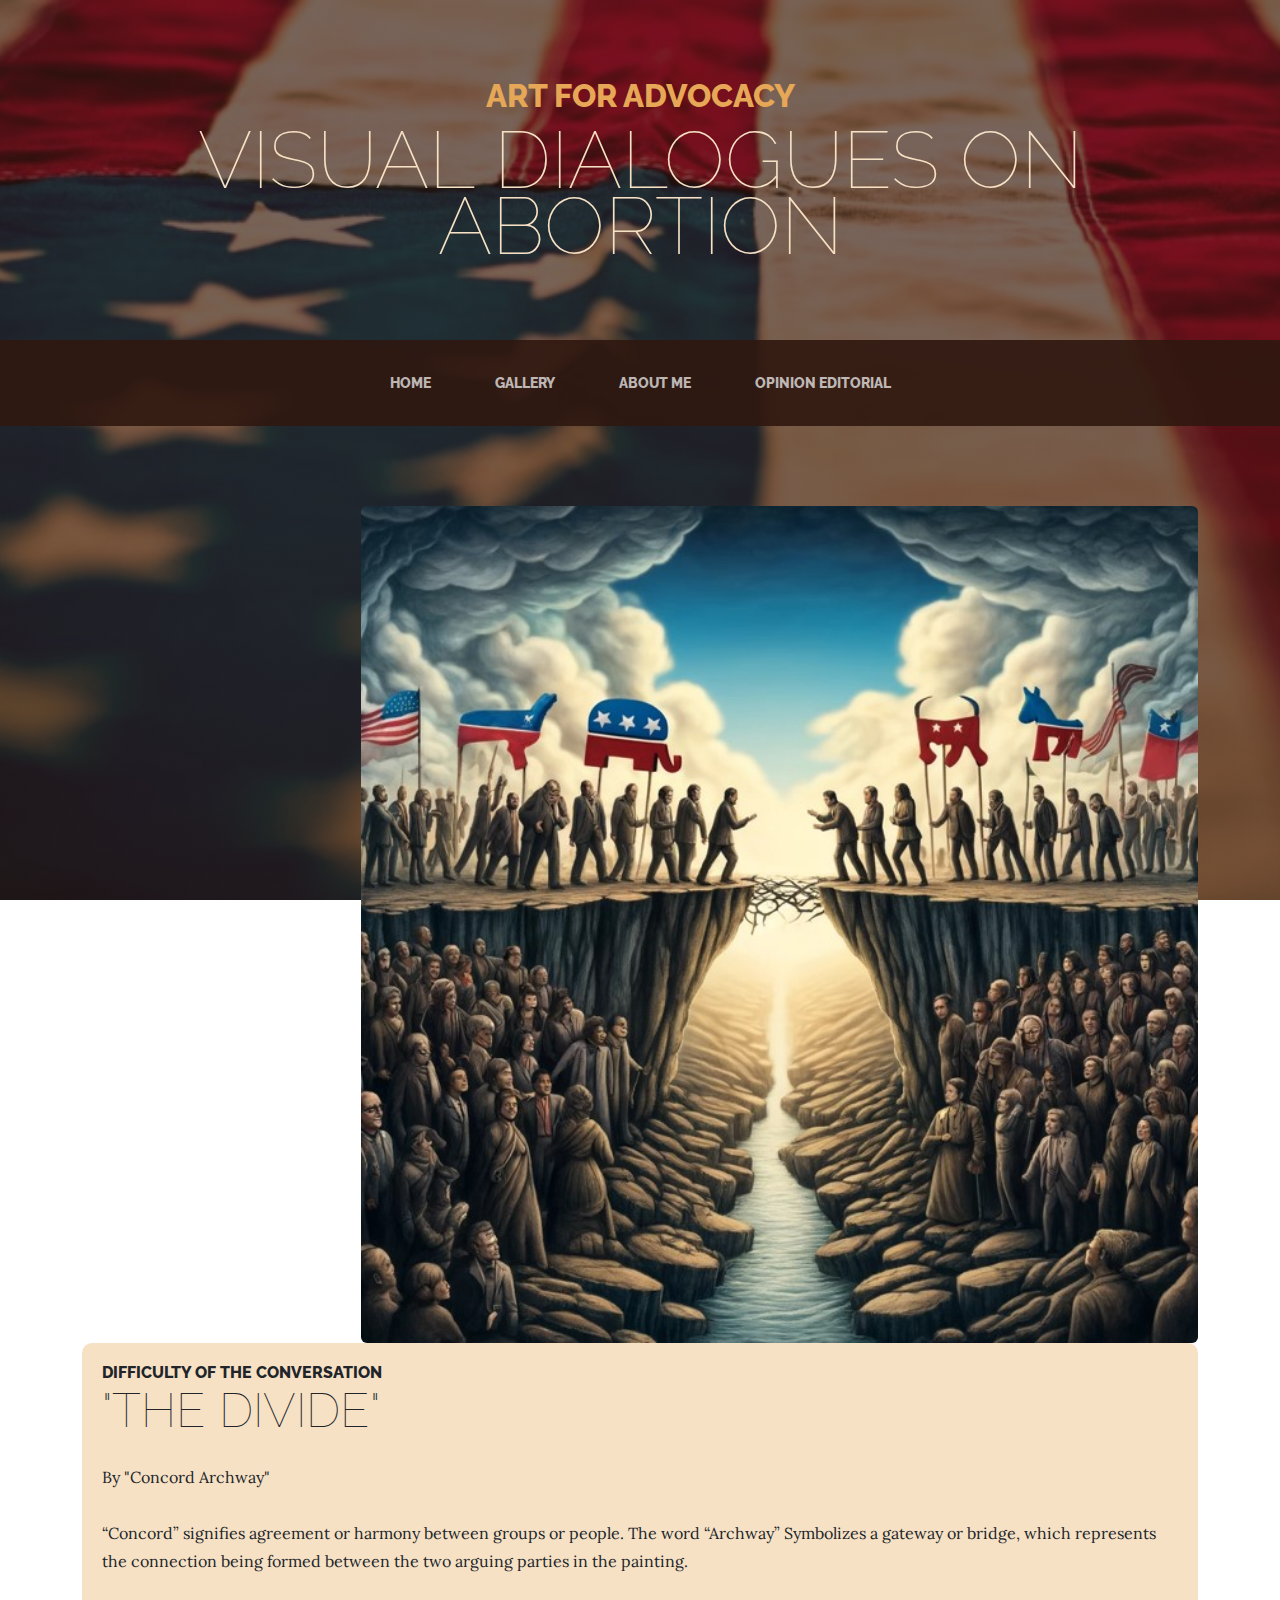
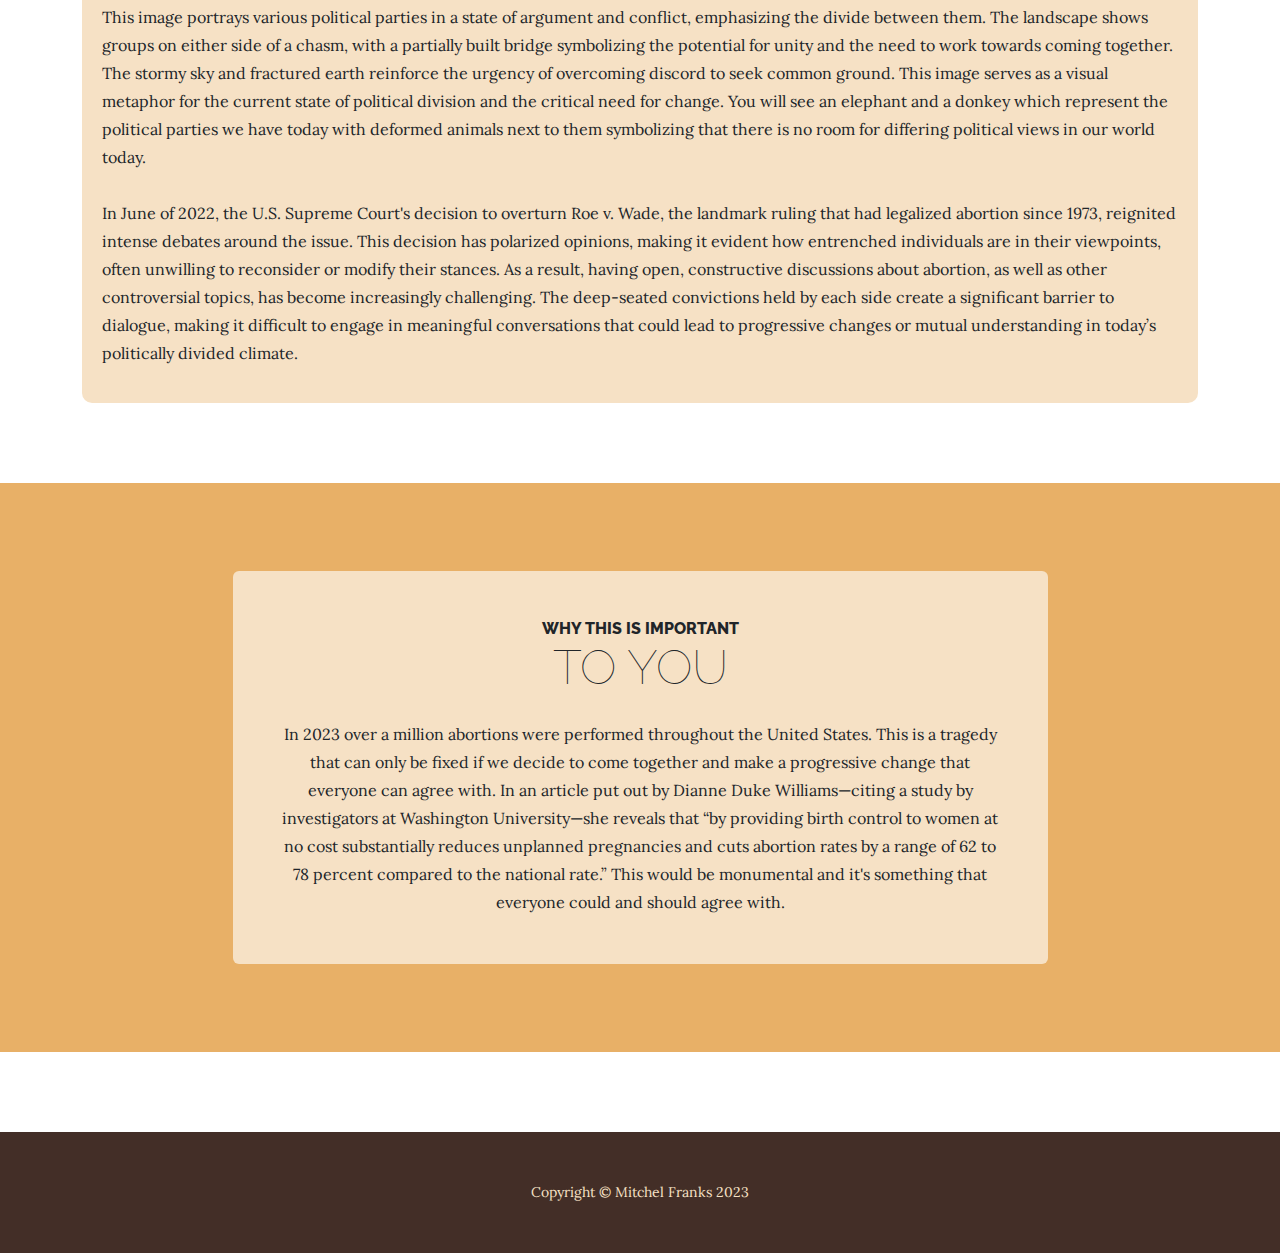
<file: index.html>
<!DOCTYPE html>
<html lang="en">
    <head>
        <meta charset="utf-8" />
        <meta name="viewport" content="width=device-width, initial-scale=1, shrink-to-fit=no" />
        <meta name="description" content="" />
        <meta name="author" content="" />
        <title>Art for Advocacy</title>
        <link rel="icon" type="image/x-icon" href="assets/favicon.ico" />
        <!-- Google fonts-->
        <link href="https://fonts.googleapis.com/css?family=Raleway:100,100i,200,200i,300,300i,400,400i,500,500i,600,600i,700,700i,800,800i,900,900i" rel="stylesheet" />
        <link href="https://fonts.googleapis.com/css?family=Lora:400,400i,700,700i" rel="stylesheet" />
        <!-- Core theme CSS (includes Bootstrap)-->
        <link href="css/styles.css" rel="stylesheet" />
        <link rel="stylesheet" href="css/freedom.css" />
    </head>
    <body>
        <header>
            <h1 class="site-heading text-center text-faded d-none d-lg-block">
                <span class="site-heading-upper text-primary mb-3">Art for Advocacy</span>
                <span class="site-heading-lower">Visual Dialogues on Abortion</span>
            </h1>
        </header>
        <!-- Navigation-->
        <nav class="navbar navbar-expand-lg navbar-dark py-lg-4" id="mainNav">
            <div class="container">
                <a class="navbar-brand text-uppercase fw-bold d-lg-none" href="index.html">Start Bootstrap</a>
                <button class="navbar-toggler" type="button" data-bs-toggle="collapse" data-bs-target="#navbarSupportedContent" aria-controls="navbarSupportedContent" aria-expanded="false" aria-label="Toggle navigation"><span class="navbar-toggler-icon"></span></button>
                <div class="collapse navbar-collapse" id="navbarSupportedContent">
                    <ul class="navbar-nav mx-auto">
                        <li class="nav-item px-lg-4"><a class="nav-link text-uppercase" href="index.html">Home</a></li>
                        
                        <li class="nav-item px-lg-4"><a class="nav-link text-uppercase" href="products.html">Gallery</a></li>
                        <li class="nav-item px-lg-4"><a class="nav-link text-uppercase" href="about.html">About me</a></li>
                        <li class="nav-item px-lg-4"><a class="nav-link text-uppercase" href="https://docs.google.com/document/d/17Y_voRdCfugl4H2Xn-b7BCHQ7sppabqNsRuHS8Cb6t0/edit" target="_blank">Opinion Editorial</a></li>
                    </ul>
                </div>
            </div>
        </nav>
        <section class="page-section clearfix">
            <div class="container">
                <div class="intro">
                    <img class="intro-img img-fluid mb-3 mb-lg-0 rounded" src="assets/img/intro.jpg" alt="..." />
                    <div class="freedom">
                        <h2 class="section-heading mb-4">
                            <span class="section-heading-upper">Difficulty of The Conversation</span>
                            <span class="section-heading-lower">"The Divide"</span>
                        </h2>
                        <p class="long-text">
    By "Concord Archway"
<br><br>
“Concord” signifies agreement or harmony between groups or people. The word “Archway” Symbolizes a gateway or bridge, which represents the connection being formed between the two arguing parties in the painting.
<br><br>
This image portrays various political parties in a state of argument and conflict, emphasizing the divide between them. The landscape shows groups on either side of a chasm, with a partially built bridge symbolizing the potential for unity and the need to work towards coming together. The stormy sky and fractured earth reinforce the urgency of overcoming discord to seek common ground. This image serves as a visual metaphor for the current state of political division and the critical need for change. You will see an elephant and a donkey which represent the political parties we have today with deformed animals next to them symbolizing that there is no room for differing political views in our world today.





<br><br>


In June of 2022, the U.S. Supreme Court's decision to overturn Roe v. Wade, the landmark ruling that had legalized abortion since 1973, reignited intense debates around the issue. This decision has polarized opinions, making it evident how entrenched individuals are in their viewpoints, often unwilling to reconsider or modify their stances. As a result, having open, constructive discussions about abortion, as well as other controversial topics, has become increasingly challenging. The deep-seated convictions held by each side create a significant barrier to dialogue, making it difficult to engage in meaningful conversations that could lead to progressive changes or mutual understanding in today’s politically divided climate.

</p>

                        <!-- <div class="intro-button mx-auto"><a class="btn btn-primary btn-xl" href="#!">Visit Us Today!</a></div> -->
                    </div>
                </div>
            </div>
        </section>
        <section class="page-section cta">
            <div class="container">
                <div class="row">
                    <div class="col-xl-9 mx-auto">
                        <div class="cta-inner bg-faded text-center rounded">
                            <h2 class="section-heading mb-4">
                                <span class="section-heading-upper">Why This is Important</span>
                                <span class="section-heading-lower">To You</span>
                            </h2>
                            <p class="mb-0">In 2023 over a million abortions were performed throughout the United States. This is a tragedy that can only be fixed if we decide to come together and make a progressive change that everyone can agree with. In an article put out by Dianne Duke Williams—citing a study by investigators at Washington University—she reveals that “by providing birth control to women at no cost substantially reduces unplanned pregnancies and cuts abortion rates by a range of 62 to 78 percent compared to the national rate.” This would be monumental and it's something that everyone could and should agree with. 

                        </div>
                    </div>
                </div>
            </div>
        </section>
        <footer class="footer text-faded text-center py-5">
            <div class="container"><p class="m-0 small">Copyright &copy; Mitchel Franks 2023</p></div>
        </footer>
        <!-- Bootstrap core JS-->
        <script src="https://cdn.jsdelivr.net/npm/bootstrap@5.2.3/dist/js/bootstrap.bundle.min.js"></script>
        <!-- Core theme JS-->
        <script src="js/scripts.js"></script>
    </body>
</html>
</file>
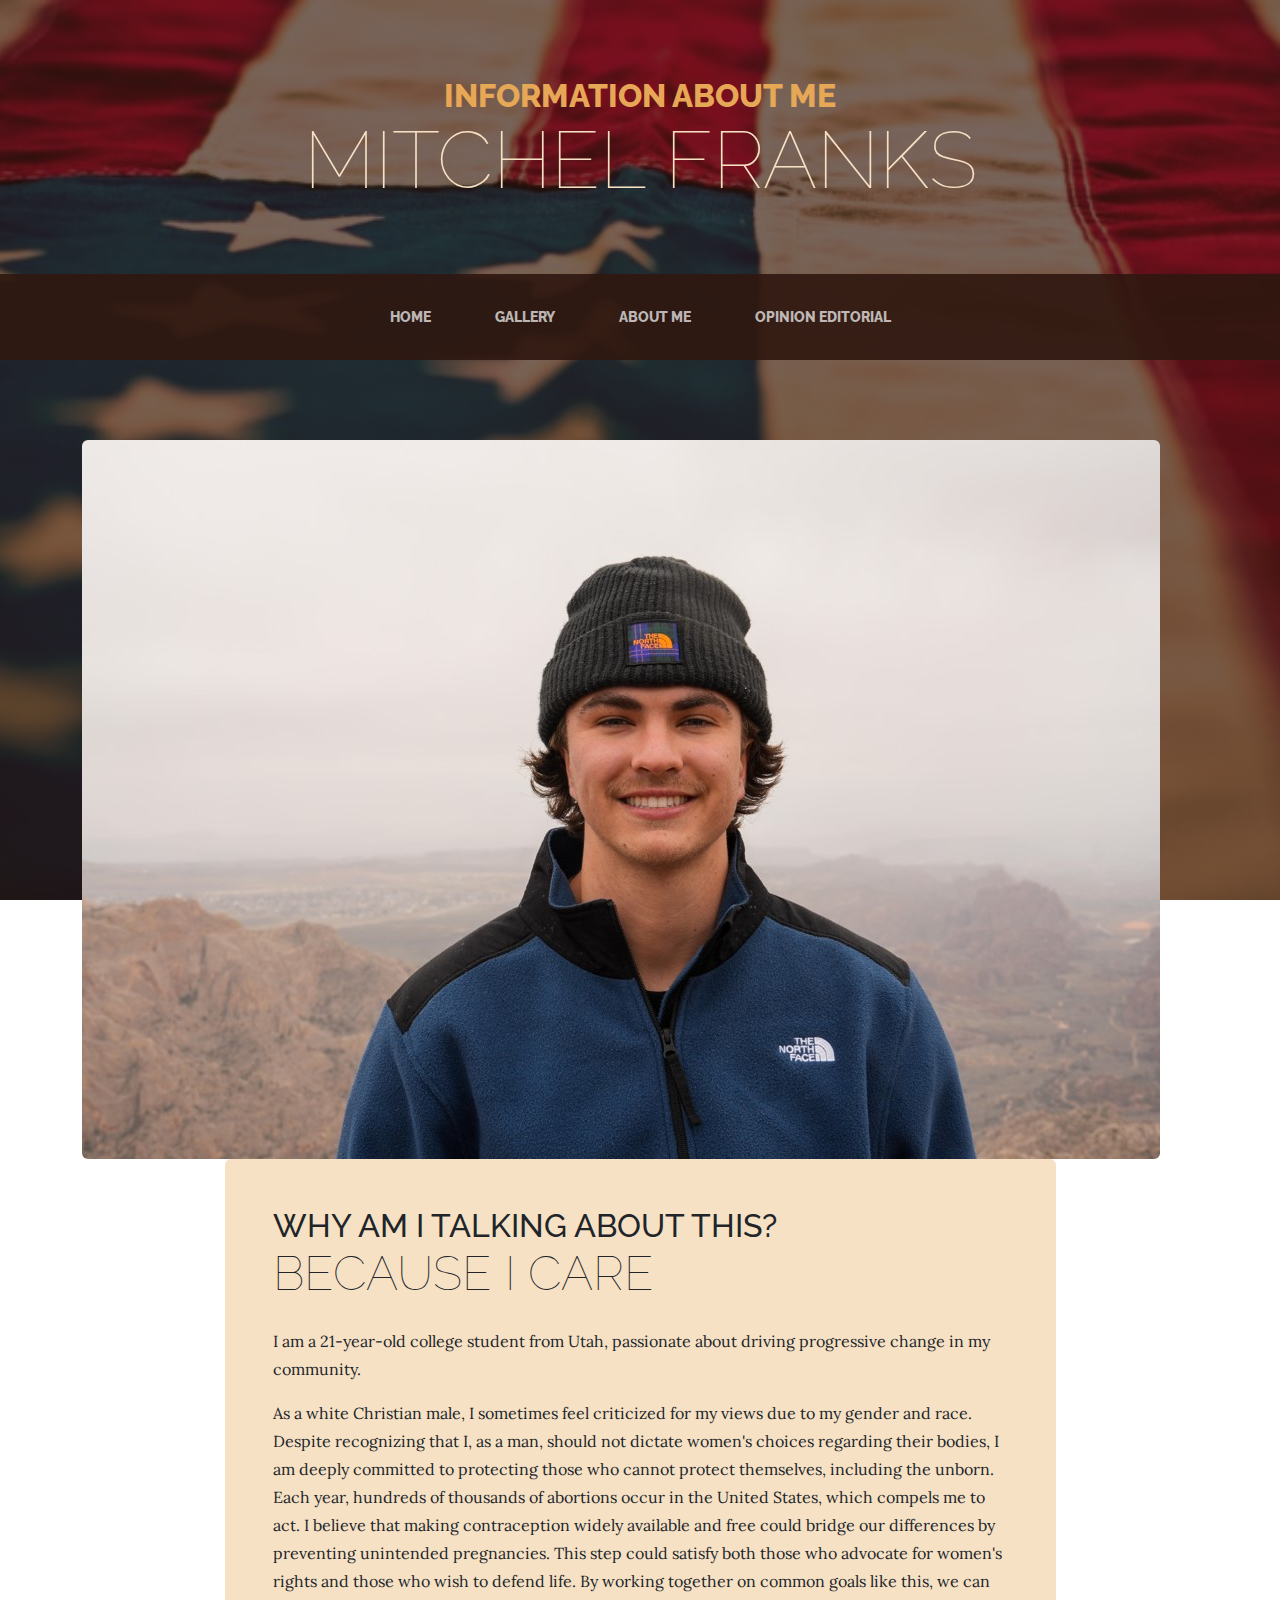
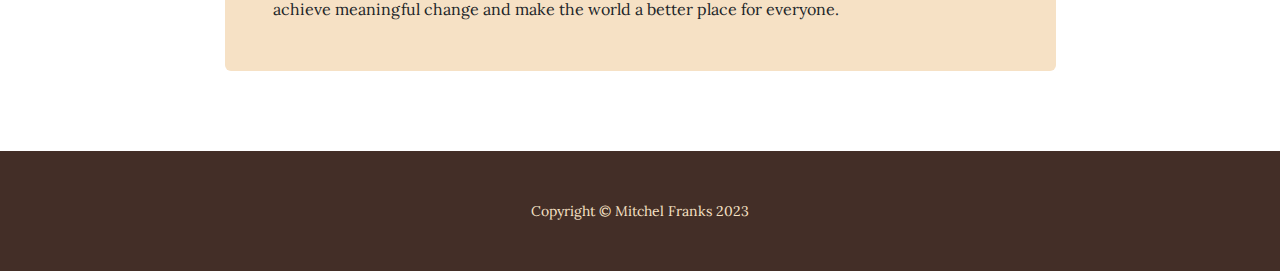
<file: about.html>
<!DOCTYPE html>
<html lang="en">
    <head>
        <meta charset="utf-8" />
        <meta name="viewport" content="width=device-width, initial-scale=1, shrink-to-fit=no" />
        <meta name="description" content="" />
        <meta name="author" content="" />
        <title>Business Casual - Start Bootstrap Theme</title>
        <link rel="icon" type="image/x-icon" href="assets/favicon.ico" />
        <!-- Google fonts-->
        <link href="https://fonts.googleapis.com/css?family=Raleway:100,100i,200,200i,300,300i,400,400i,500,500i,600,600i,700,700i,800,800i,900,900i" rel="stylesheet" />
        <link href="https://fonts.googleapis.com/css?family=Lora:400,400i,700,700i" rel="stylesheet" />
        <!-- Core theme CSS (includes Bootstrap)-->
        <link href="css/styles.css" rel="stylesheet" />
    </head>
    <body>
        <header>
            <h1 class="site-heading text-center text-faded d-none d-lg-block">
                <span class="site-heading-upper text-primary mb-3">Information About Me</span>
                <span class="site-heading-lower">Mitchel Franks</span>
            </h1>
        </header>
        <!-- Navigation-->
        <nav class="navbar navbar-expand-lg navbar-dark py-lg-4" id="mainNav">
            <div class="container">
                <a class="navbar-brand text-uppercase fw-bold d-lg-none" href="index.html">Start Bootstrap</a>
                <button class="navbar-toggler" type="button" data-bs-toggle="collapse" data-bs-target="#navbarSupportedContent" aria-controls="navbarSupportedContent" aria-expanded="false" aria-label="Toggle navigation"><span class="navbar-toggler-icon"></span></button>
                <div class="collapse navbar-collapse" id="navbarSupportedContent">
                    <ul class="navbar-nav mx-auto">
                        <li class="nav-item px-lg-4"><a class="nav-link text-uppercase" href="index.html">Home</a></li>
                        
                        <li class="nav-item px-lg-4"><a class="nav-link text-uppercase" href="products.html">Gallery</a></li>
                        <li class="nav-item px-lg-4"><a class="nav-link text-uppercase" href="gallary.html">About Me</a></li>
                        <li class="nav-item px-lg-4"><a class="nav-link text-uppercase" href="https://docs.google.com/document/d/17Y_voRdCfugl4H2Xn-b7BCHQ7sppabqNsRuHS8Cb6t0/edit" target="_blank">Opinion Editorial</a></li>
                    </ul>
                </div>
            </div>
        </nav>
        <section class="page-section gallary-heading">
            <div class="container">
                <img class="img-fluid rounded gallary-heading-img mb-3 mb-lg-0" src="assets/img/about.jpg" alt="..." />
                <div class="gallary-heading-content">
                    <div class="row">
                        <div class="col-xl-9 col-lg-10 mx-auto">
                            <div class="bg-faded rounded p-5">
                                <h2 class="section-heading mb-4"
                                    <span class="section-heading-upper">Why Am I Talking About This?</span>
                                    <span class="section-heading-lower">Because I Care</span>
                                </h2>
                                <p>I am a 21-year-old college student from Utah, passionate about driving progressive change in my community.</p>
                                <p class="mb-0">
                                    As a white Christian male, I sometimes feel criticized for my views due to my gender and race. Despite recognizing that I, as a man, should not dictate women's choices regarding their bodies, I am deeply committed to protecting those who cannot protect themselves, including the unborn. Each year, hundreds of thousands of abortions occur in the United States, which compels me to act. I believe that making contraception widely available and free could bridge our differences by preventing unintended pregnancies. This step could satisfy both those who advocate for women's rights and those who wish to defend life. By working together on common goals like this, we can achieve meaningful change and make the world a better place for everyone.
                                </p>
                            </div>
                        </div>
                    </div>
                </div>
            </div>
        </section>
        <footer class="footer text-faded text-center py-5">
            <div class="container"><p class="m-0 small">Copyright &copy; Mitchel Franks 2023</p></div>
        </footer>
        <!-- Bootstrap core JS-->
        <script src="https://cdn.jsdelivr.net/npm/bootstrap@5.2.3/dist/js/bootstrap.bundle.min.js"></script>
        <!-- Core theme JS-->
        <script src="js/scripts.js"></script>
    </body>
</html>
</file>
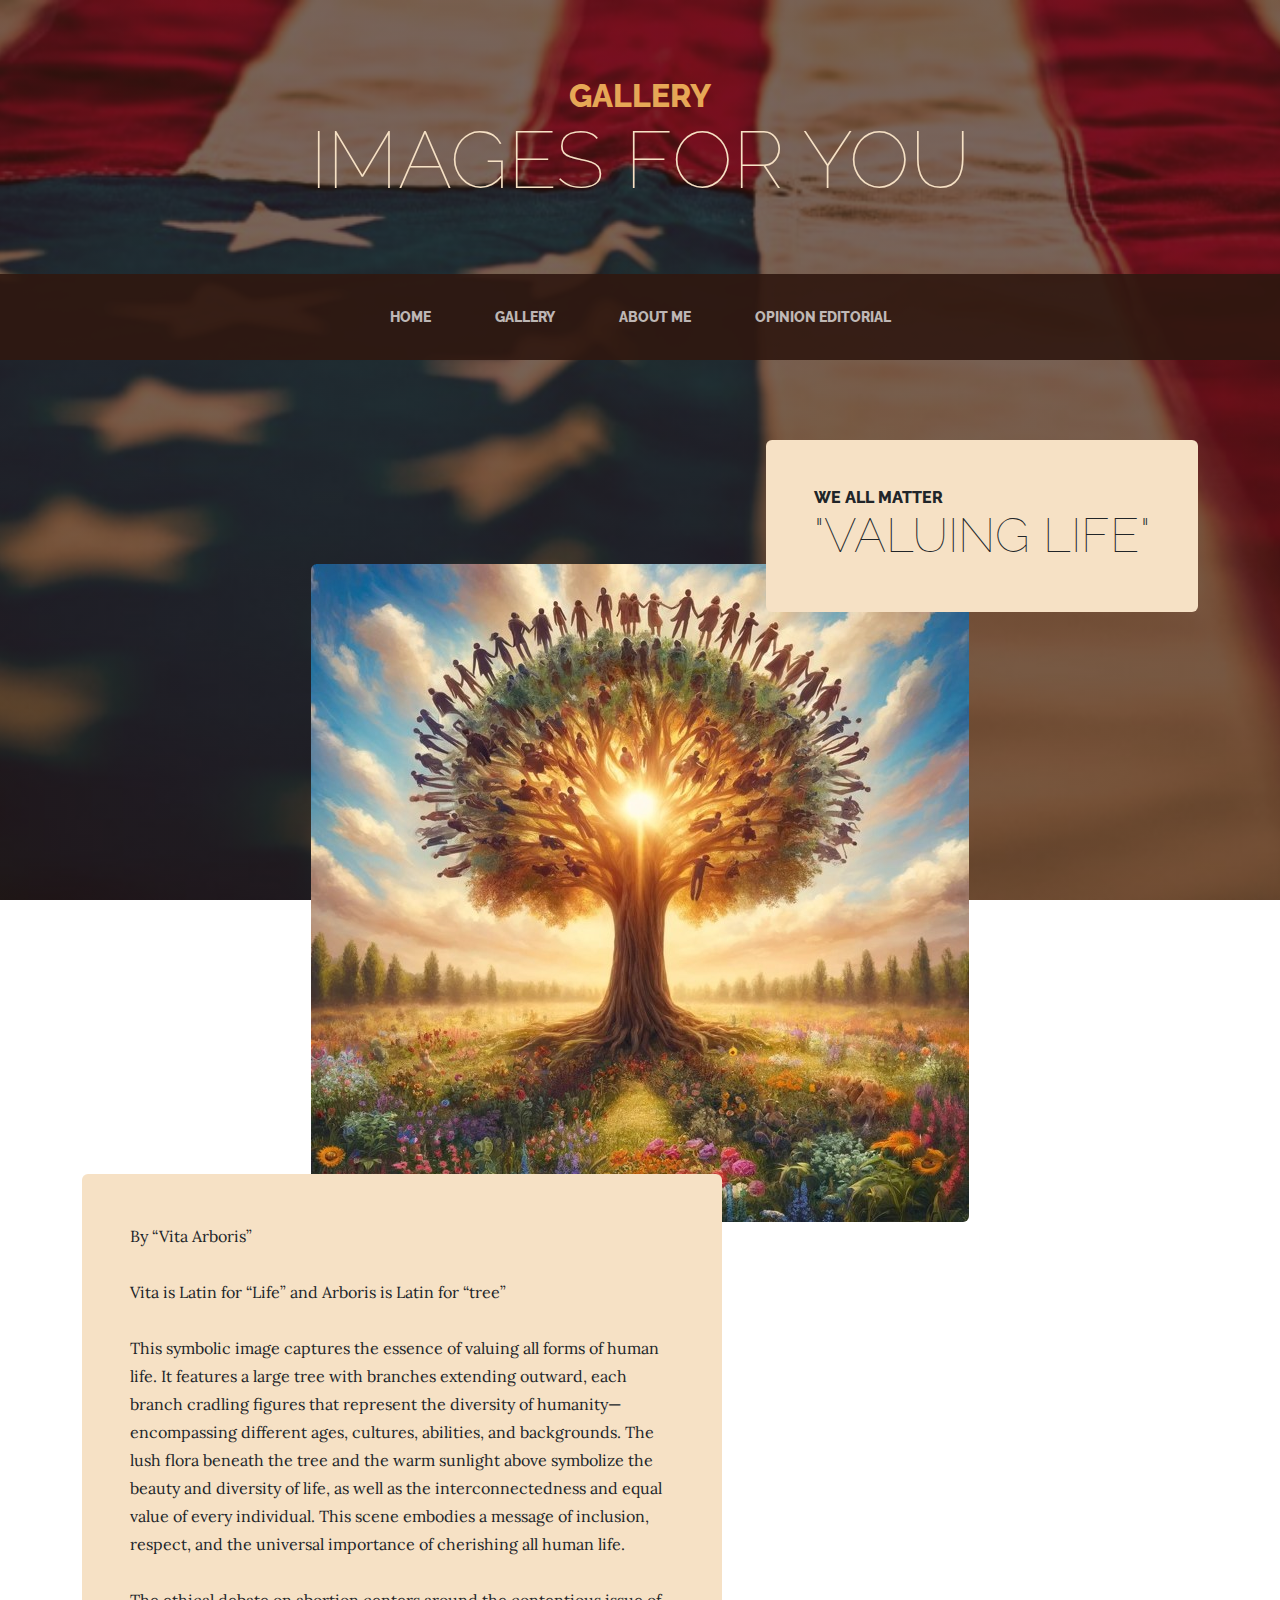
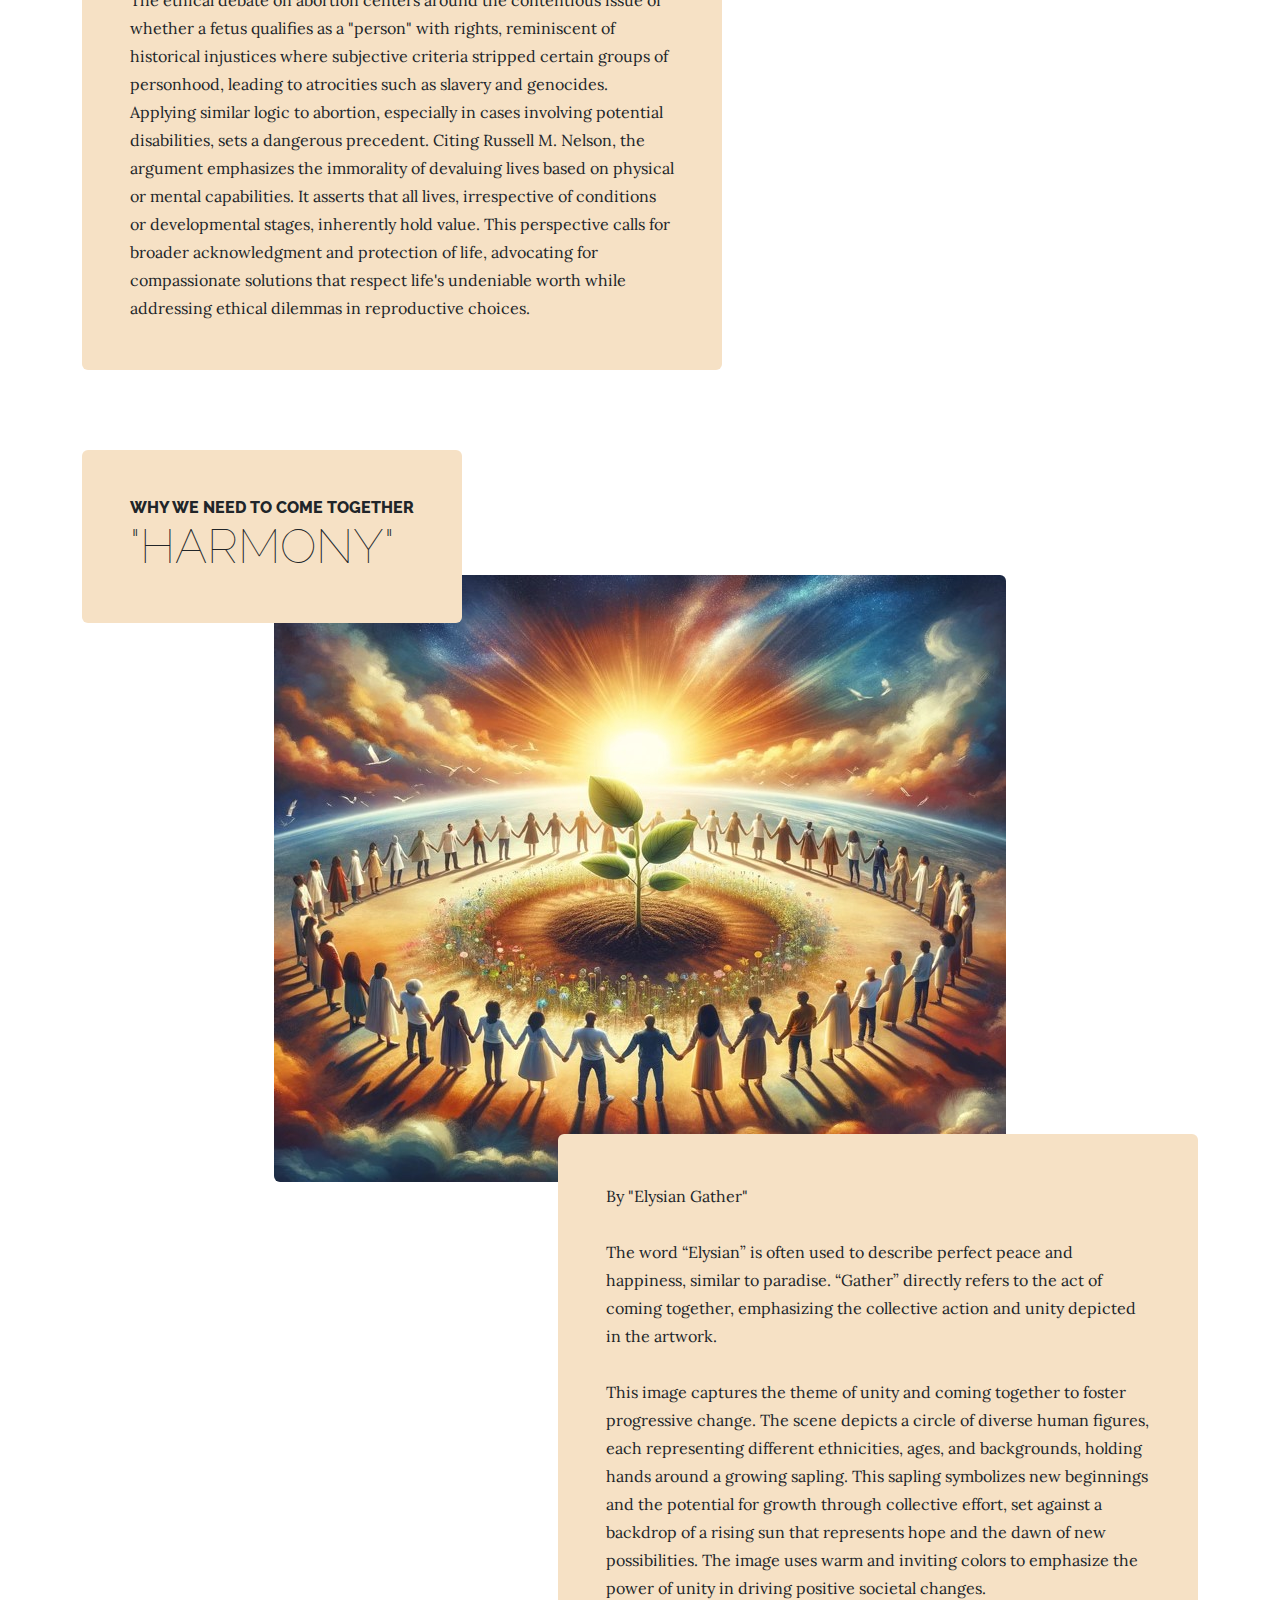
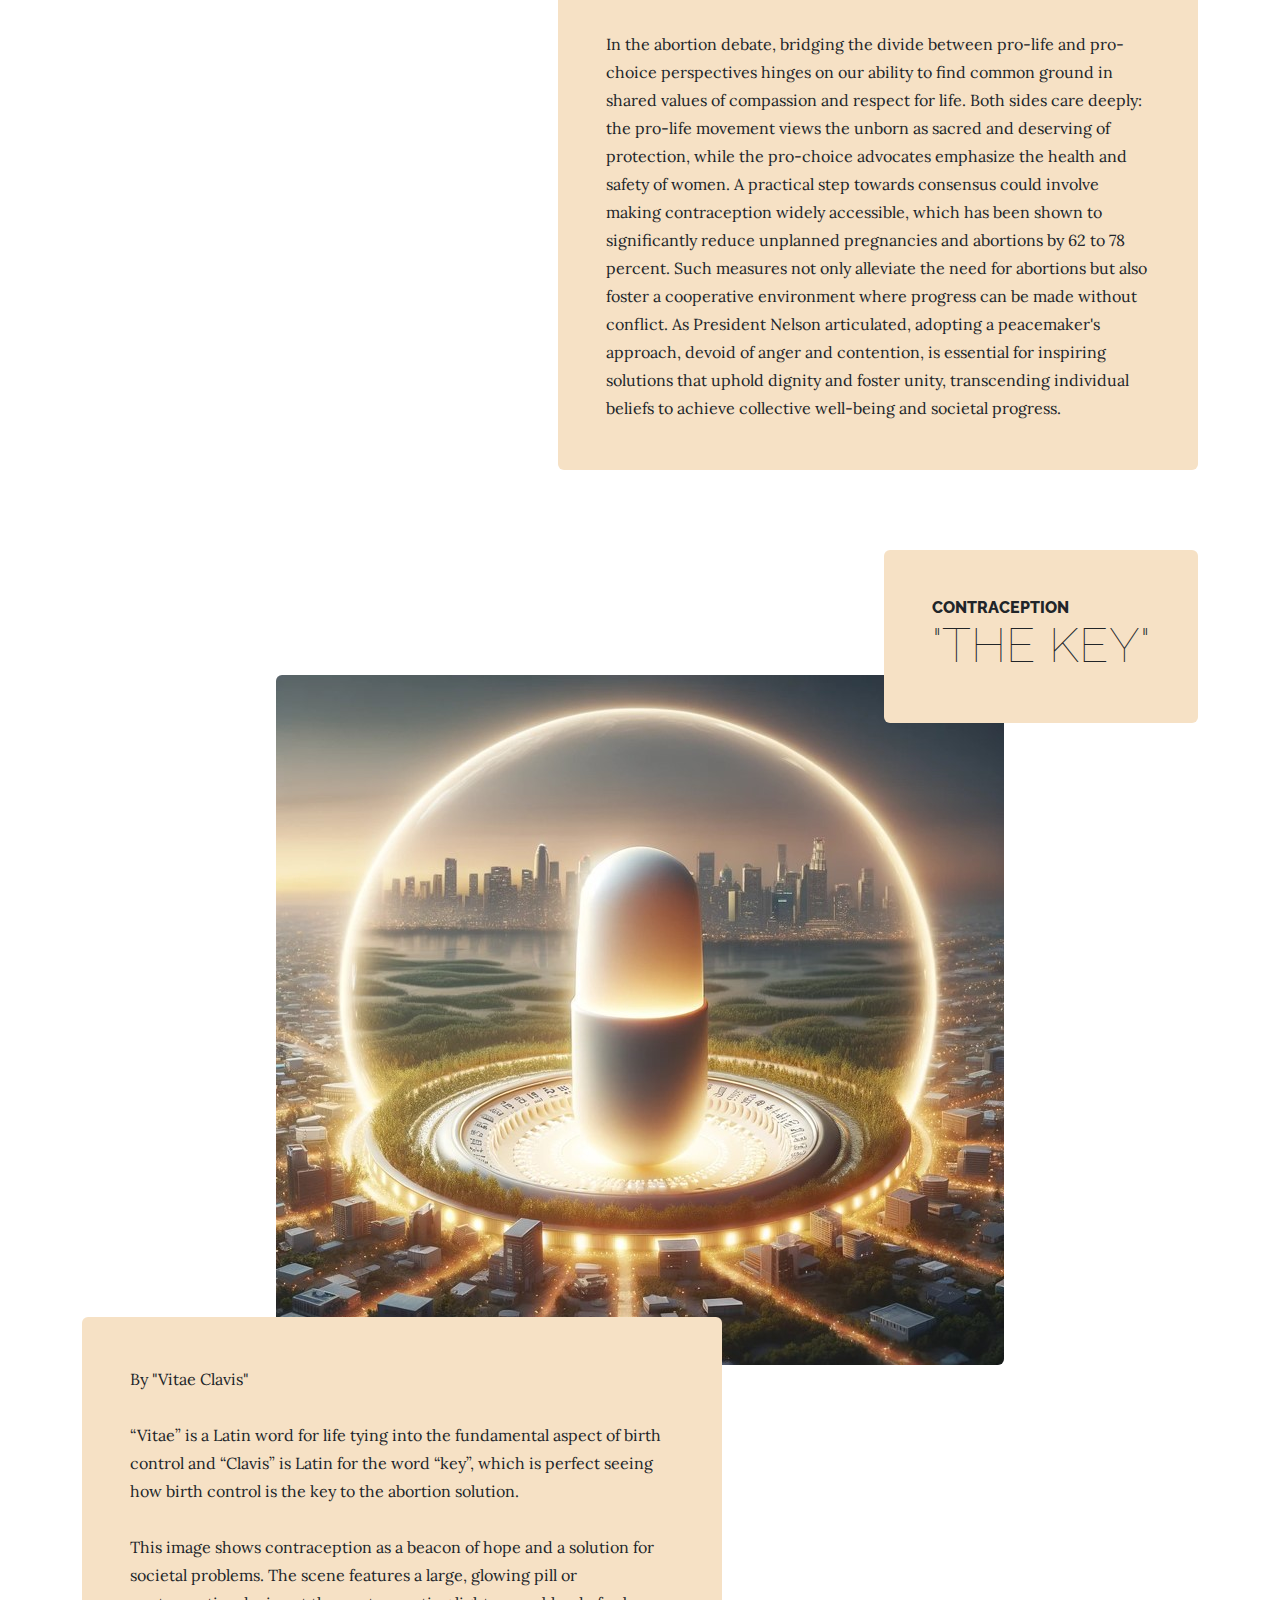
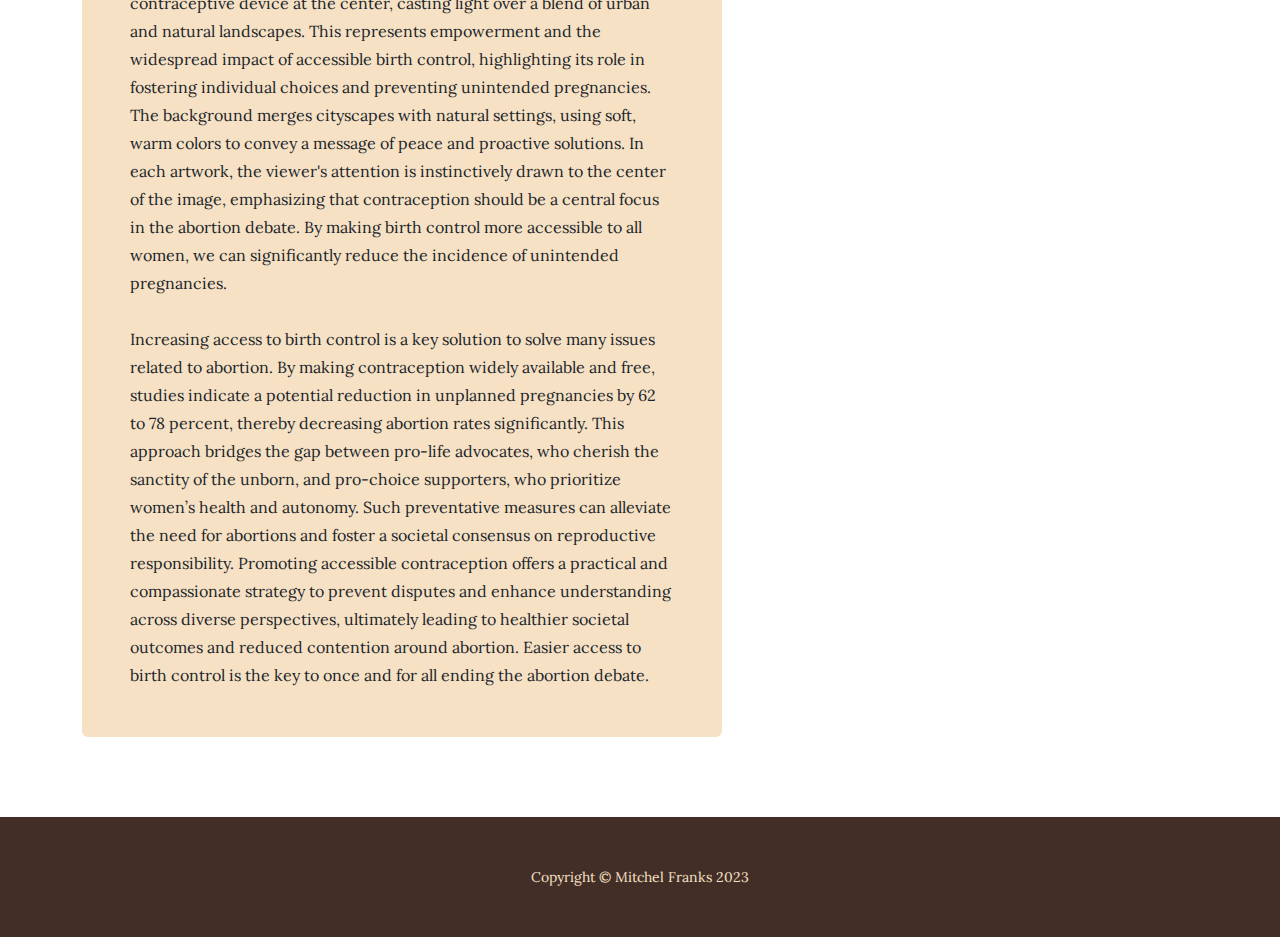
<file: products.html>
<!DOCTYPE html>
<html lang="en">
    <head>
        <meta charset="utf-8" />
        <meta name="viewport" content="width=device-width, initial-scale=1, shrink-to-fit=no" />
        <meta name="description" content="" />
        <meta name="author" content="" />
        <title>Business Casual - Start Bootstrap Theme</title>
        <link rel="icon" type="image/x-icon" href="assets/favicon.ico" />
        <!-- Google fonts-->
        <link href="https://fonts.googleapis.com/css?family=Raleway:100,100i,200,200i,300,300i,400,400i,500,500i,600,600i,700,700i,800,800i,900,900i" rel="stylesheet" />
        <link href="https://fonts.googleapis.com/css?family=Lora:400,400i,700,700i" rel="stylesheet" />
        <!-- Core theme CSS (includes Bootstrap)-->
        <link href="css/styles.css" rel="stylesheet" />
    </head>
    <body>
        <header>
            <h1 class="site-heading text-center text-faded d-none d-lg-block">
                <span class="site-heading-upper text-primary mb-3">Gallery</span>
                <span class="site-heading-lower">Images for You</span>
            </h1>
        </header>
        <!-- Navigation-->
        <nav class="navbar navbar-expand-lg navbar-dark py-lg-4" id="mainNav">
            <div class="container">
                <a class="navbar-brand text-uppercase fw-bold d-lg-none" href="index.html">Start Bootstrap</a>
                <button class="navbar-toggler" type="button" data-bs-toggle="collapse" data-bs-target="#navbarSupportedContent" aria-controls="navbarSupportedContent" aria-expanded="false" aria-label="Toggle navigation"><span class="navbar-toggler-icon"></span></button>
                <div class="collapse navbar-collapse" id="navbarSupportedContent">
                    <ul class="navbar-nav mx-auto">
                        <li class="nav-item px-lg-4"><a class="nav-link text-uppercase" href="index.html">Home</a></li>
                        
                        <li class="nav-item px-lg-4"><a class="nav-link text-uppercase" href="products.html">Gallery</a></li>
                        <li class="nav-item px-lg-4"><a class="nav-link text-uppercase" href="about.html">About Me</a></li>
                        <li class="nav-item px-lg-4"><a class="nav-link text-uppercase" href="https://docs.google.com/document/d/17Y_voRdCfugl4H2Xn-b7BCHQ7sppabqNsRuHS8Cb6t0/edit" target="_blank">Opinion Editorial</a></li>
                    </ul>
                </div>
            </div>
        </nav>
        <section class="page-section">
            <div class="container">
                <div class="product-item">
                    <div class="product-item-title d-flex">
                        <div class="bg-faded p-5 d-flex ms-auto rounded">
                            <h2 class="section-heading mb-0">
                                <span class="section-heading-upper">We All Matter</span>
                                <span class="section-heading-lower">"Valuing Life"</span>
                            </h2>
                        </div>
                    </div>
                    <img class="product-item-img mx-auto d-flex rounded img-fluid mb-3 mb-lg-0" src="assets/img/products-01.jpg" alt="..." />
                    <div class="product-item-description d-flex me-auto">
                        <div class="bg-faded p-5 rounded"><p class="mb-0">By “Vita Arboris”
                            <br><br>
                            Vita is Latin for “Life” and Arboris is Latin for “tree”
                            <br><br>
                            This symbolic image captures the essence of valuing all forms of human life. It features a large tree with branches extending outward, each branch cradling figures that represent the diversity of humanity—encompassing different ages, cultures, abilities, and backgrounds. The lush flora beneath the tree and the warm sunlight above symbolize the beauty and diversity of life, as well as the interconnectedness and equal value of every individual. This scene embodies a message of inclusion, respect, and the universal importance of cherishing all human life.
                            <br><br>The ethical debate on abortion centers around the contentious issue of whether a fetus qualifies as a "person" with rights, reminiscent of historical injustices where subjective criteria stripped certain groups of personhood, leading to atrocities such as slavery and genocides. Applying similar logic to abortion, especially in cases involving potential disabilities, sets a dangerous precedent. Citing Russell M. Nelson, the argument emphasizes the immorality of devaluing lives based on physical or mental capabilities. It asserts that all lives, irrespective of conditions or developmental stages, inherently hold value. This perspective calls for broader acknowledgment and protection of life, advocating for compassionate solutions that respect life's undeniable worth while addressing ethical dilemmas in reproductive choices.
                            </p></div>
                    </div>
                </div>
            </div>
        </section>
        <section class="page-section">
            <div class="container">
                <div class="product-item">
                    <div class="product-item-title d-flex">
                        <div class="bg-faded p-5 d-flex me-auto rounded">
                            <h2 class="section-heading mb-0">
                                <span class="section-heading-upper">Why We Need To Come Together</span>
                                <span class="section-heading-lower">"Harmony"</span>
                            </h2>
                        </div>
                    </div>
                    <img class="product-item-img mx-auto d-flex rounded img-fluid mb-3 mb-lg-0" src="assets/img/products-02.jpg" alt="..." />
                    <div class="product-item-description d-flex ms-auto">
                        <div class="bg-faded p-5 rounded"><p class="mb-0">By "Elysian Gather"
                            <br><br>
                            The word “Elysian” is often used to describe perfect peace and happiness, similar to paradise. “Gather” directly refers to the act of coming together, emphasizing the collective action and unity depicted in the artwork.
                            
                            <br><br>
                            This image captures the theme of unity and coming together to foster progressive change. The scene depicts a circle of diverse human figures, each representing different ethnicities, ages, and backgrounds, holding hands around a growing sapling. This sapling symbolizes new beginnings and the potential for growth through collective effort, set against a backdrop of a rising sun that represents hope and the dawn of new possibilities. The image uses warm and inviting colors to emphasize the power of unity in driving positive societal changes.
                            
                            <br><br>
                            In the abortion debate, bridging the divide between pro-life and pro-choice perspectives hinges on our ability to find common ground in shared values of compassion and respect for life. Both sides care deeply: the pro-life movement views the unborn as sacred and deserving of protection, while the pro-choice advocates emphasize the health and safety of women. A practical step towards consensus could involve making contraception widely accessible, which has been shown to significantly reduce unplanned pregnancies and abortions by 62 to 78 percent. Such measures not only alleviate the need for abortions but also foster a cooperative environment where progress can be made without conflict. As President Nelson articulated, adopting a peacemaker's approach, devoid of anger and contention, is essential for inspiring solutions that uphold dignity and foster unity, transcending individual beliefs to achieve collective well-being and societal progress.
                            </p></div>
                    </div>
                </div>
            </div>
        </section>
        <section class="page-section">
            <div class="container">
                <div class="product-item">
                    <div class="product-item-title d-flex">
                        <div class="bg-faded p-5 d-flex ms-auto rounded">
                            <h2 class="section-heading mb-0">
                                <span class="section-heading-upper">Contraception</span>
                                <span class="section-heading-lower">"The Key"</span>
                            </h2>
                        </div>
                    </div>
                    <img class="product-item-img mx-auto d-flex rounded img-fluid mb-3 mb-lg-0" src="assets/img/products-03.jpg" alt="..." />
                    <div class="product-item-description d-flex me-auto">
                        <div class="bg-faded p-5 rounded"><p class="mb-0">By "Vitae Clavis"
                            <br><br>
                            “Vitae” is a Latin word for life tying into the fundamental aspect of birth control and “Clavis” is Latin for the word “key”, which is perfect seeing how birth control is the key to the abortion solution.
                            <br><br>
                            This image shows contraception as a beacon of hope and a solution for societal problems. The scene features a large, glowing pill or contraceptive device at the center, casting light over a blend of urban and natural landscapes. This represents empowerment and the widespread impact of accessible birth control, highlighting its role in fostering individual choices and preventing unintended pregnancies. The background merges cityscapes with natural settings, using soft, warm colors to convey a message of peace and proactive solutions. In each artwork, the viewer's attention is instinctively drawn to the center of the image, emphasizing that contraception should be a central focus in the abortion debate. By making birth control more accessible to all women, we can significantly reduce the incidence of unintended pregnancies.
                            
                            
                            
                            <br><br>
                            Increasing access to birth control is a key solution to solve many issues related to abortion. By making contraception widely available and free, studies indicate a potential reduction in unplanned pregnancies by 62 to 78 percent, thereby decreasing abortion rates significantly. This approach bridges the gap between pro-life advocates, who cherish the sanctity of the unborn, and pro-choice supporters, who prioritize women’s health and autonomy. Such preventative measures can alleviate the need for abortions and foster a societal consensus on reproductive responsibility. Promoting accessible contraception offers a practical and compassionate strategy to prevent disputes and enhance understanding across diverse perspectives, ultimately leading to healthier societal outcomes and reduced contention around abortion. Easier access to birth control is the key to once and for all ending the abortion debate.
                            
                        </p></div>
                    </div>
                </div>
            </div>
        </section>
        <footer class="footer text-faded text-center py-5">
            <div class="container"><p class="m-0 small">Copyright &copy; Mitchel Franks 2023</p></div>
        </footer>
        <!-- Bootstrap core JS-->
        <script src="https://cdn.jsdelivr.net/npm/bootstrap@5.2.3/dist/js/bootstrap.bundle.min.js"></script>
        <!-- Core theme JS-->
        <script src="js/scripts.js"></script>
    </body>
</html>
</file>
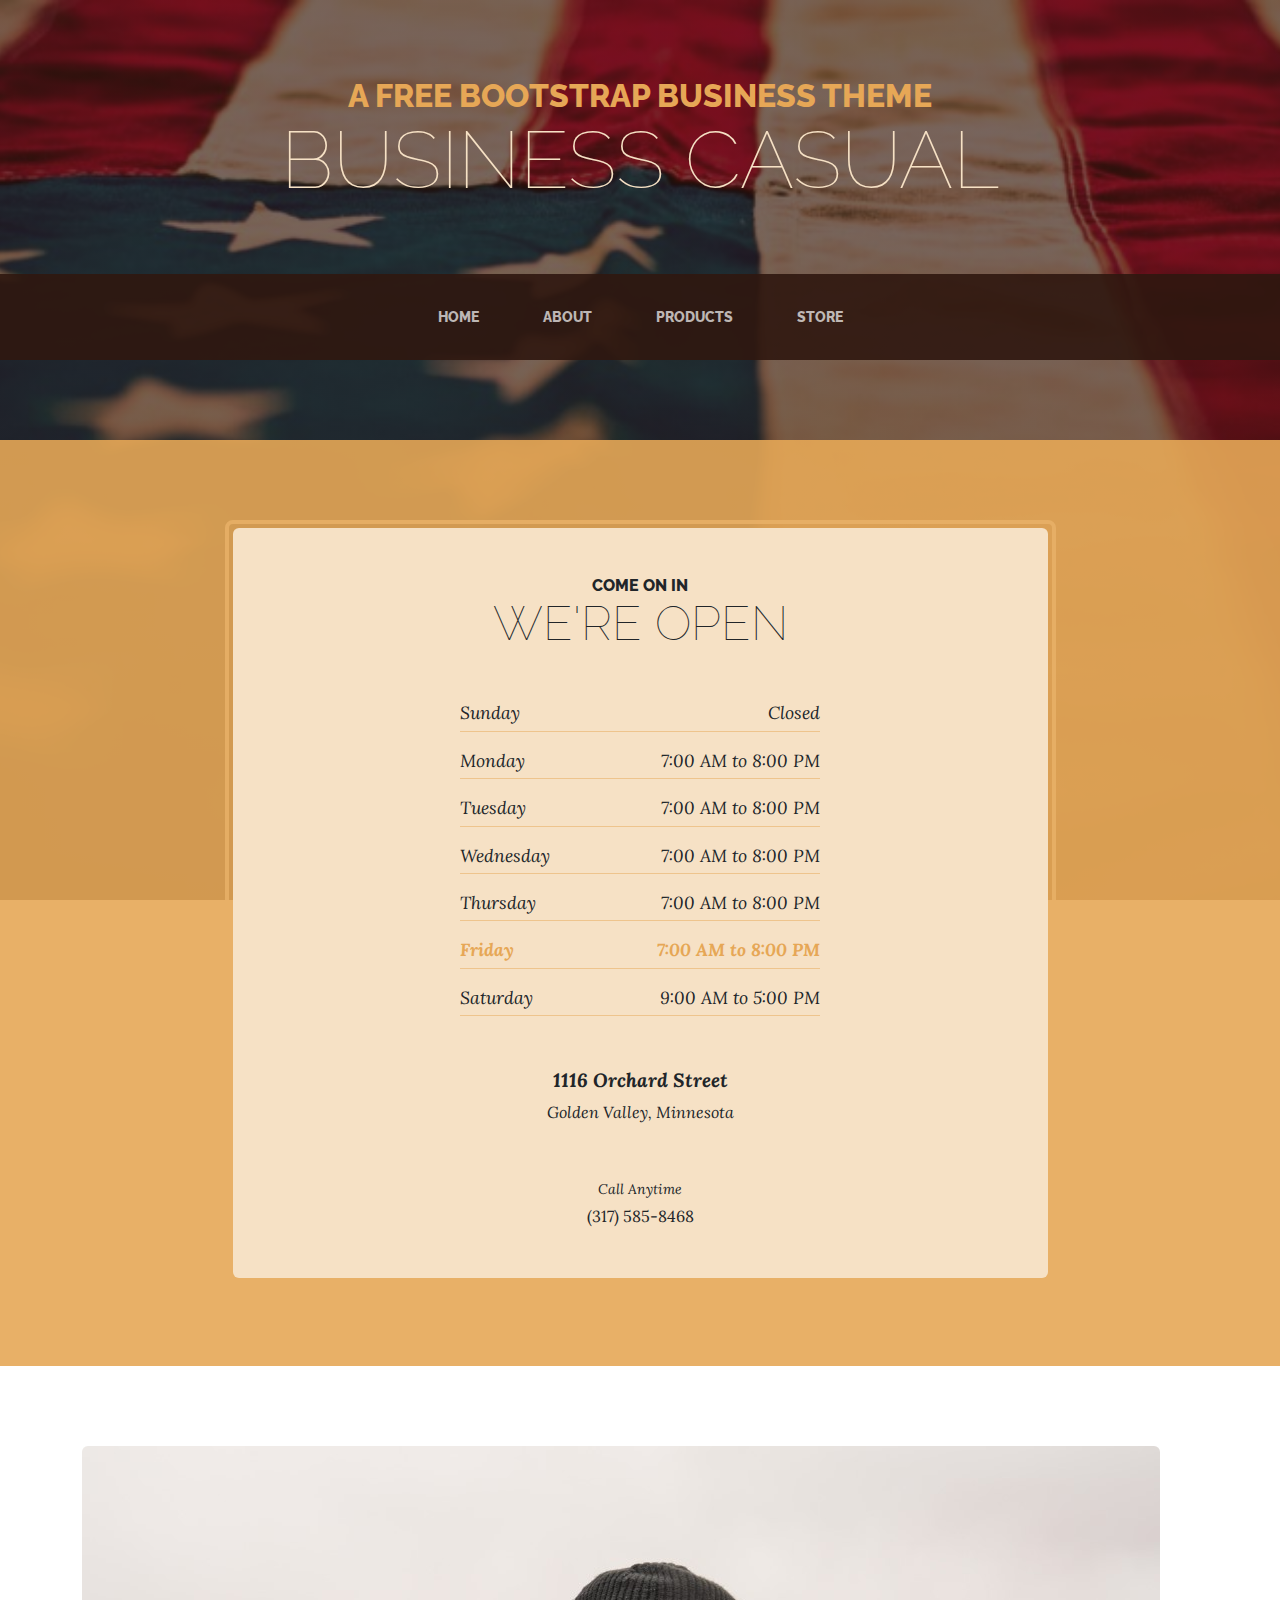
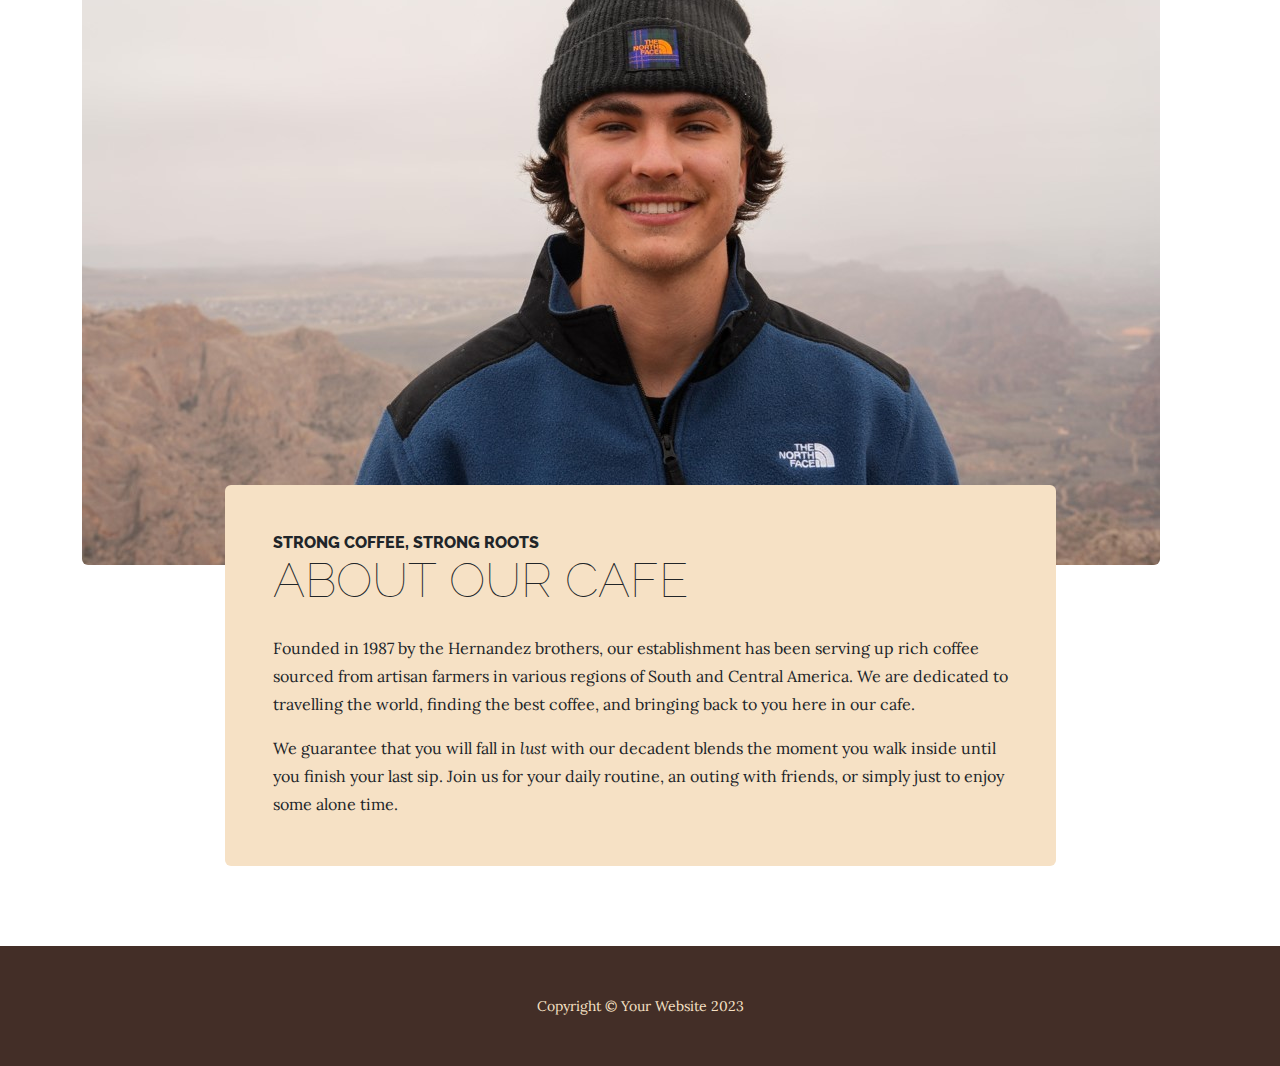
<file: store.html>
<!DOCTYPE html>
<html lang="en">
    <head>
        <meta charset="utf-8" />
        <meta name="viewport" content="width=device-width, initial-scale=1, shrink-to-fit=no" />
        <meta name="description" content="" />
        <meta name="author" content="" />
        <title>Business Casual - Start Bootstrap Theme</title>
        <link rel="icon" type="image/x-icon" href="assets/favicon.ico" />
        <!-- Google fonts-->
        <link href="https://fonts.googleapis.com/css?family=Raleway:100,100i,200,200i,300,300i,400,400i,500,500i,600,600i,700,700i,800,800i,900,900i" rel="stylesheet" />
        <link href="https://fonts.googleapis.com/css?family=Lora:400,400i,700,700i" rel="stylesheet" />
        <!-- Core theme CSS (includes Bootstrap)-->
        <link href="css/styles.css" rel="stylesheet" />
    </head>
    <body>
        <header>
            <h1 class="site-heading text-center text-faded d-none d-lg-block">
                <span class="site-heading-upper text-primary mb-3">A Free Bootstrap Business Theme</span>
                <span class="site-heading-lower">Business Casual</span>
            </h1>
        </header>
        <!-- Navigation-->
        <nav class="navbar navbar-expand-lg navbar-dark py-lg-4" id="mainNav">
            <div class="container">
                <a class="navbar-brand text-uppercase fw-bold d-lg-none" href="index.html">Start Bootstrap</a>
                <button class="navbar-toggler" type="button" data-bs-toggle="collapse" data-bs-target="#navbarSupportedContent" aria-controls="navbarSupportedContent" aria-expanded="false" aria-label="Toggle navigation"><span class="navbar-toggler-icon"></span></button>
                <div class="collapse navbar-collapse" id="navbarSupportedContent">
                    <ul class="navbar-nav mx-auto">
                        <li class="nav-item px-lg-4"><a class="nav-link text-uppercase" href="index.html">Home</a></li>
                        <li class="nav-item px-lg-4"><a class="nav-link text-uppercase" href="about.html">About</a></li>
                        <li class="nav-item px-lg-4"><a class="nav-link text-uppercase" href="products.html">Products</a></li>
                        <li class="nav-item px-lg-4"><a class="nav-link text-uppercase" href="store.html">Store</a></li>
                    </ul>
                </div>
            </div>
        </nav>
        <section class="page-section cta">
            <div class="container">
                <div class="row">
                    <div class="col-xl-9 mx-auto">
                        <div class="cta-inner bg-faded text-center rounded">
                            <h2 class="section-heading mb-5">
                                <span class="section-heading-upper">Come On In</span>
                                <span class="section-heading-lower">We're Open</span>
                            </h2>
                            <ul class="list-unstyled list-hours mb-5 text-left mx-auto">
                                <li class="list-unstyled-item list-hours-item d-flex">
                                    Sunday
                                    <span class="ms-auto">Closed</span>
                                </li>
                                <li class="list-unstyled-item list-hours-item d-flex">
                                    Monday
                                    <span class="ms-auto">7:00 AM to 8:00 PM</span>
                                </li>
                                <li class="list-unstyled-item list-hours-item d-flex">
                                    Tuesday
                                    <span class="ms-auto">7:00 AM to 8:00 PM</span>
                                </li>
                                <li class="list-unstyled-item list-hours-item d-flex">
                                    Wednesday
                                    <span class="ms-auto">7:00 AM to 8:00 PM</span>
                                </li>
                                <li class="list-unstyled-item list-hours-item d-flex">
                                    Thursday
                                    <span class="ms-auto">7:00 AM to 8:00 PM</span>
                                </li>
                                <li class="list-unstyled-item list-hours-item d-flex">
                                    Friday
                                    <span class="ms-auto">7:00 AM to 8:00 PM</span>
                                </li>
                                <li class="list-unstyled-item list-hours-item d-flex">
                                    Saturday
                                    <span class="ms-auto">9:00 AM to 5:00 PM</span>
                                </li>
                            </ul>
                            <p class="address mb-5">
                                <em>
                                    <strong>1116 Orchard Street</strong>
                                    <br />
                                    Golden Valley, Minnesota
                                </em>
                            </p>
                            <p class="mb-0">
                                <small><em>Call Anytime</em></small>
                                <br />
                                (317) 585-8468
                            </p>
                        </div>
                    </div>
                </div>
            </div>
        </section>
        <section class="page-section about-heading">
            <div class="container">
                <img class="img-fluid rounded about-heading-img mb-3 mb-lg-0" src="assets/img/about.jpg" alt="..." />
                <div class="about-heading-content">
                    <div class="row">
                        <div class="col-xl-9 col-lg-10 mx-auto">
                            <div class="bg-faded rounded p-5">
                                <h2 class="section-heading mb-4">
                                    <span class="section-heading-upper">Strong Coffee, Strong Roots</span>
                                    <span class="section-heading-lower">About Our Cafe</span>
                                </h2>
                                <p>Founded in 1987 by the Hernandez brothers, our establishment has been serving up rich coffee sourced from artisan farmers in various regions of South and Central America. We are dedicated to travelling the world, finding the best coffee, and bringing back to you here in our cafe.</p>
                                <p class="mb-0">
                                    We guarantee that you will fall in
                                    <em>lust</em>
                                    with our decadent blends the moment you walk inside until you finish your last sip. Join us for your daily routine, an outing with friends, or simply just to enjoy some alone time.
                                </p>
                            </div>
                        </div>
                    </div>
                </div>
            </div>
        </section>
        <footer class="footer text-faded text-center py-5">
            <div class="container"><p class="m-0 small">Copyright &copy; Your Website 2023</p></div>
        </footer>
        <!-- Bootstrap core JS-->
        <script src="https://cdn.jsdelivr.net/npm/bootstrap@5.2.3/dist/js/bootstrap.bundle.min.js"></script>
        <!-- Core theme JS-->
        <script src="js/scripts.js"></script>
    </body>
</html>
</file>
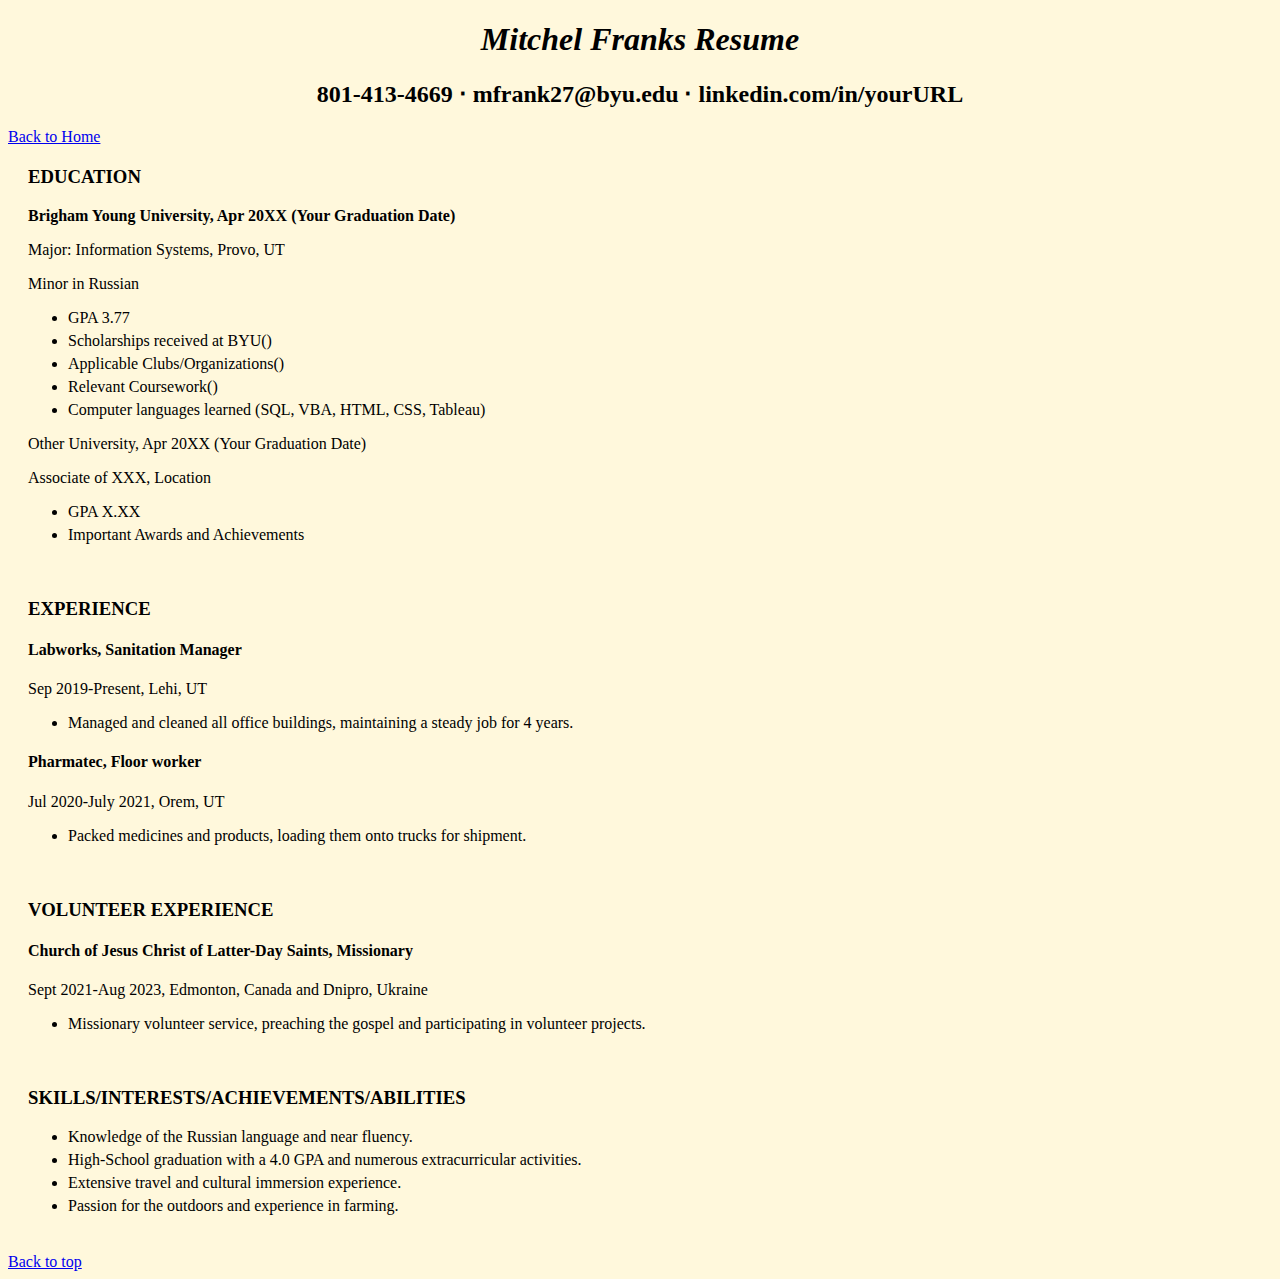
<file: web dev project/resume.html>
<!DOCTYPE html>
<html lang="en">
<head>
    <meta charset="UTF-8">
    <meta name="viewport" content="width=device-width, initial-scale=1.0">
    <title>Resume</title>
    <style>
        body{background-color: cornsilk;}

        h1, h2 {
            text-align: center;
        }
        h1 {
            font-style: italic;
        }
        section {
            margin: 20px;
        }
        .experience, .education, .volunteer {
            margin-bottom: 20px;
        }
        ul {
            list-style-type: disc;
        }
        li {
            margin: 5px 0;
        }
        h3{font-weight: bold;}
        .bold-text {
            font-weight: bold;
        }
    </style>
</head>
<body>
    <h1>Mitchel Franks Resume</h1>
    <h2>801-413-4669 ⋅ mfrank27@byu.edu ⋅ linkedin.com/in/yourURL</h2>
    <a href="../index.html">Back to Home</a>
    <section class="education">
        <h3>EDUCATION</h3>
        <p class="bold-text">Brigham Young University, Apr 20XX (Your Graduation Date)</p>
        <p>Major: Information Systems, Provo, UT</p>
        <p>Minor in Russian</p>
        <ul>
            <li>GPA 3.77</li>
            <li>Scholarships received at BYU()</li>
            <li>Applicable Clubs/Organizations()</li>
            <li>Relevant Coursework()</li>
            <li>Computer languages learned (SQL, VBA, HTML, CSS, Tableau)</li>
        </ul>
        <p>Other University, Apr 20XX (Your Graduation Date)</p>
        <p>Associate of XXX, Location</p>
        <ul>
            <li>GPA X.XX</li>
            <li>Important Awards and Achievements</li>
        </ul>
        <br>
    </section>

    <section class="experience">
        <h3>EXPERIENCE</h3>
        <div>
            <h4>Labworks, Sanitation Manager</h4>
            <p>Sep 2019-Present, Lehi, UT</p>
            <ul>
                <li>Managed and cleaned all office buildings, maintaining a steady job for 4 years.</li>
            </ul>
        </div>
        <div>
            <h4>Pharmatec, Floor worker</h4>
            <p>Jul 2020-July 2021, Orem, UT</p>
            <ul>
                <li>Packed medicines and products, loading them onto trucks for shipment.</li>
            </ul>
            <br>
        </div>
    </section>

    <section class="volunteer">
        <h3>VOLUNTEER EXPERIENCE</h3>
        <div>
            <h4>Church of Jesus Christ of Latter-Day Saints, Missionary</h4>
            <p>Sept 2021-Aug 2023, Edmonton, Canada and Dnipro, Ukraine</p>
            <ul>
                <li>Missionary volunteer service, preaching the gospel and participating in volunteer projects.</li>
            </ul>
            <br>
        </div>
    </section>

    <section class="skills">
        <h3>SKILLS/INTERESTS/ACHIEVEMENTS/ABILITIES</h3>
        <ul>
            <li>Knowledge of the Russian language and near fluency.</li>
            <li>High-School graduation with a 4.0 GPA and numerous extracurricular activities.</li>
            <li>Extensive travel and cultural immersion experience.</li>
            <li>Passion for the outdoors and experience in farming.</li>
        </ul>
    </section>

    <br>
    <a href="#top">Back to top</a>  
</body>
</html>
</file>
<file: css/freedom.css>
.freedom{
    float: left !important;
    margin-left: 0%;
    background-color: #f6e1c5;
    padding: 20px;
    border-radius: 10px;
}
</file>
